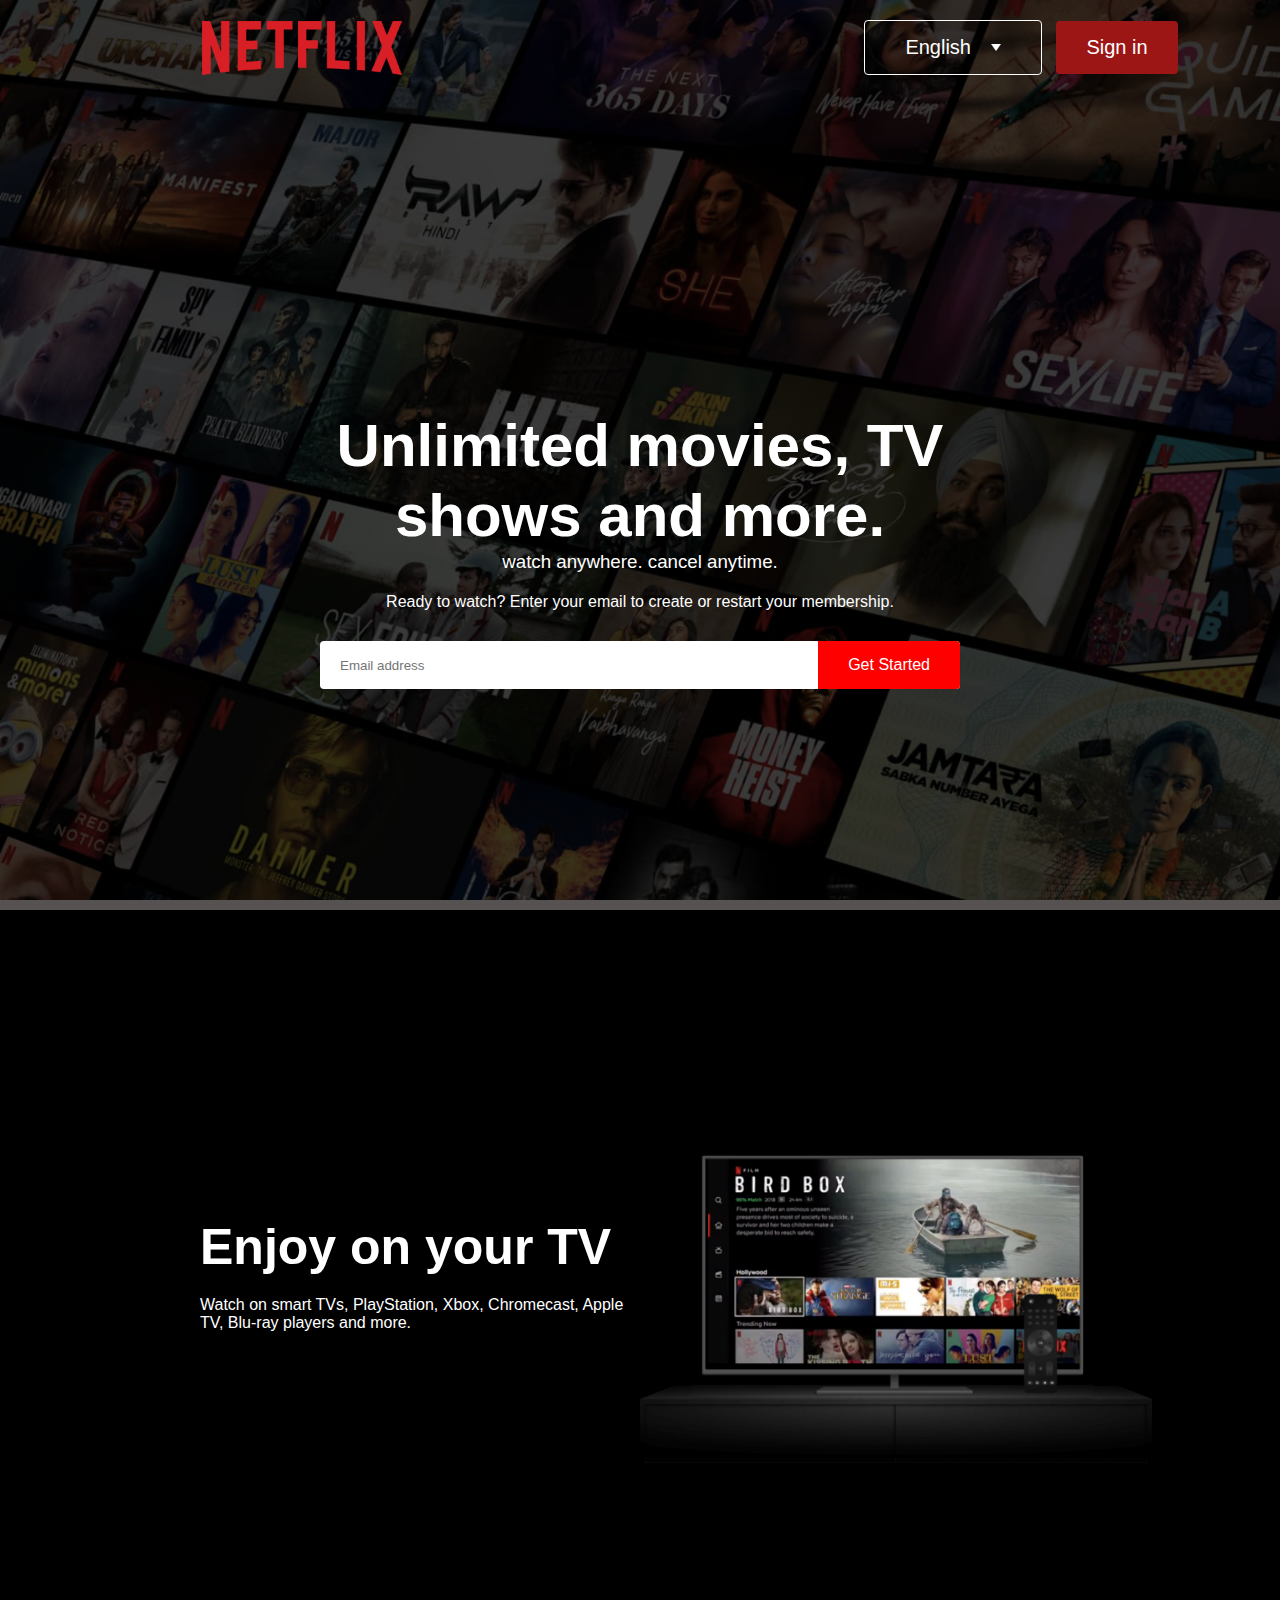
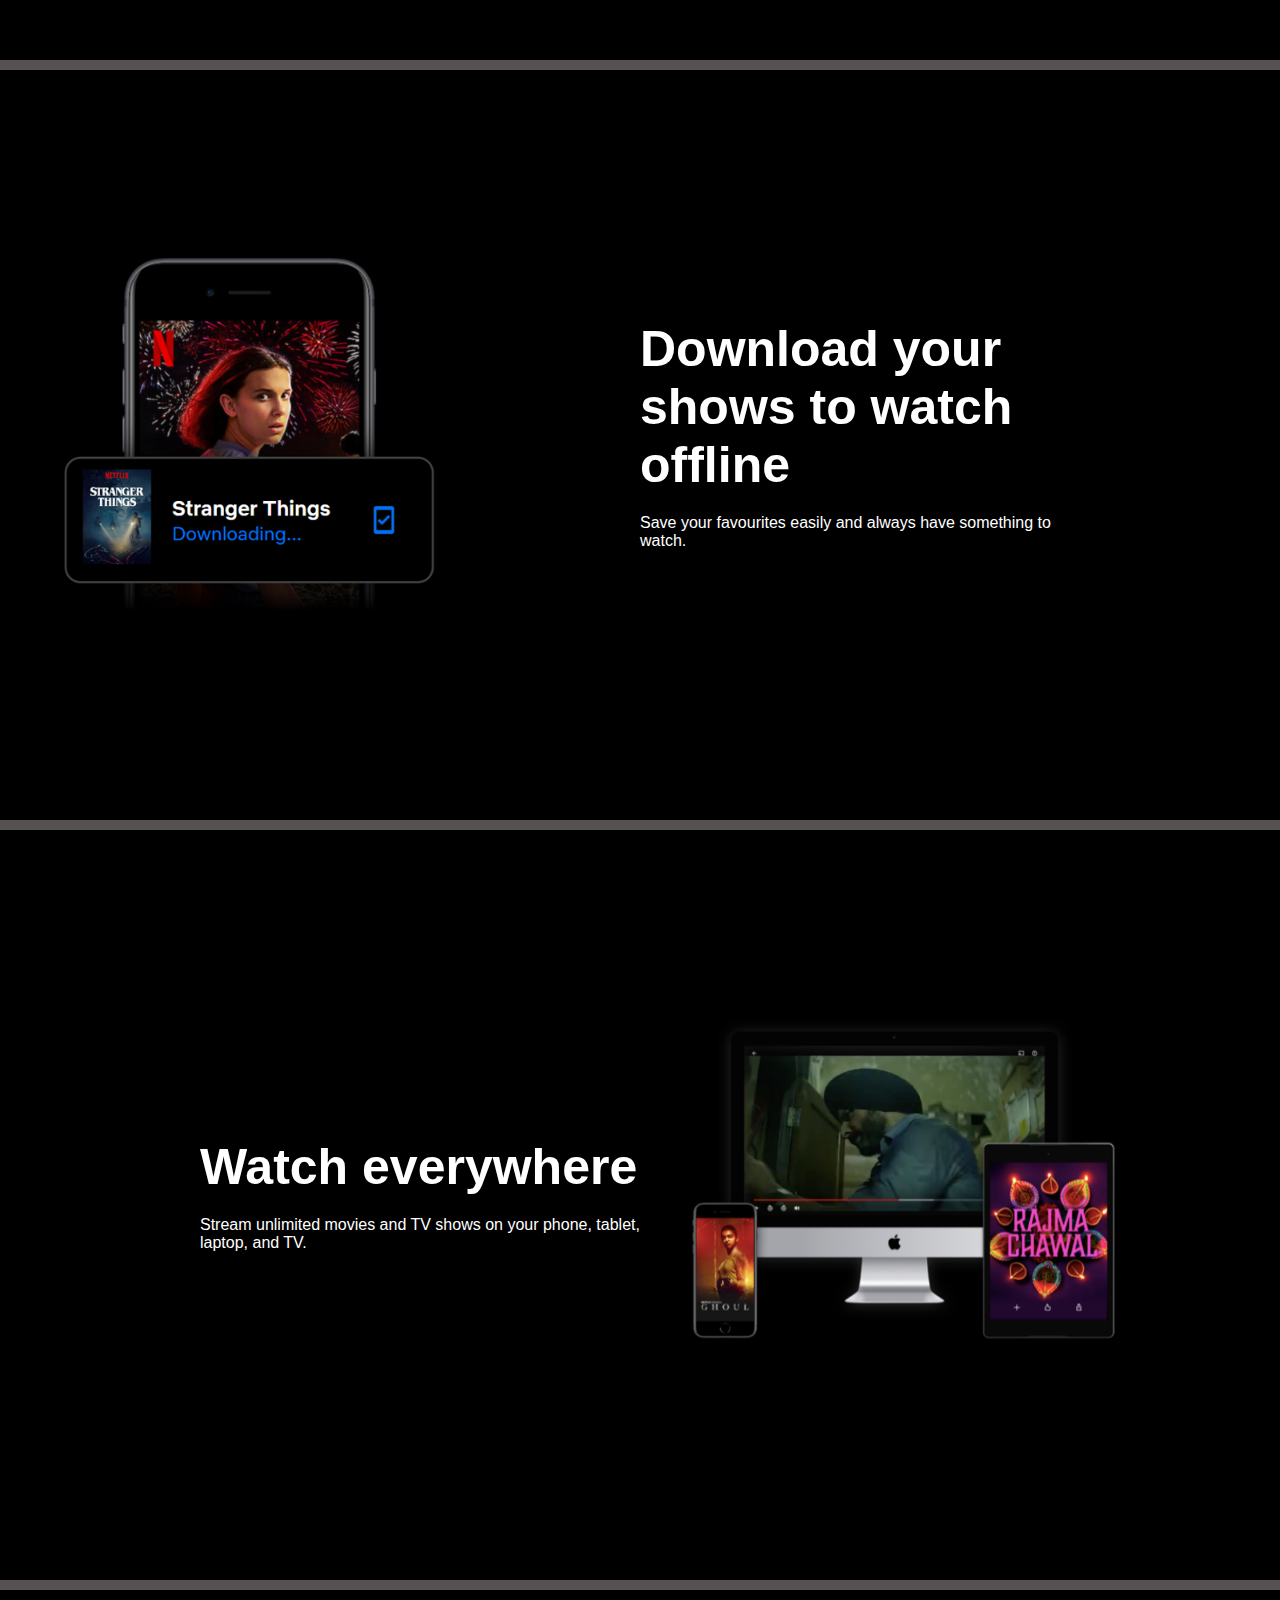
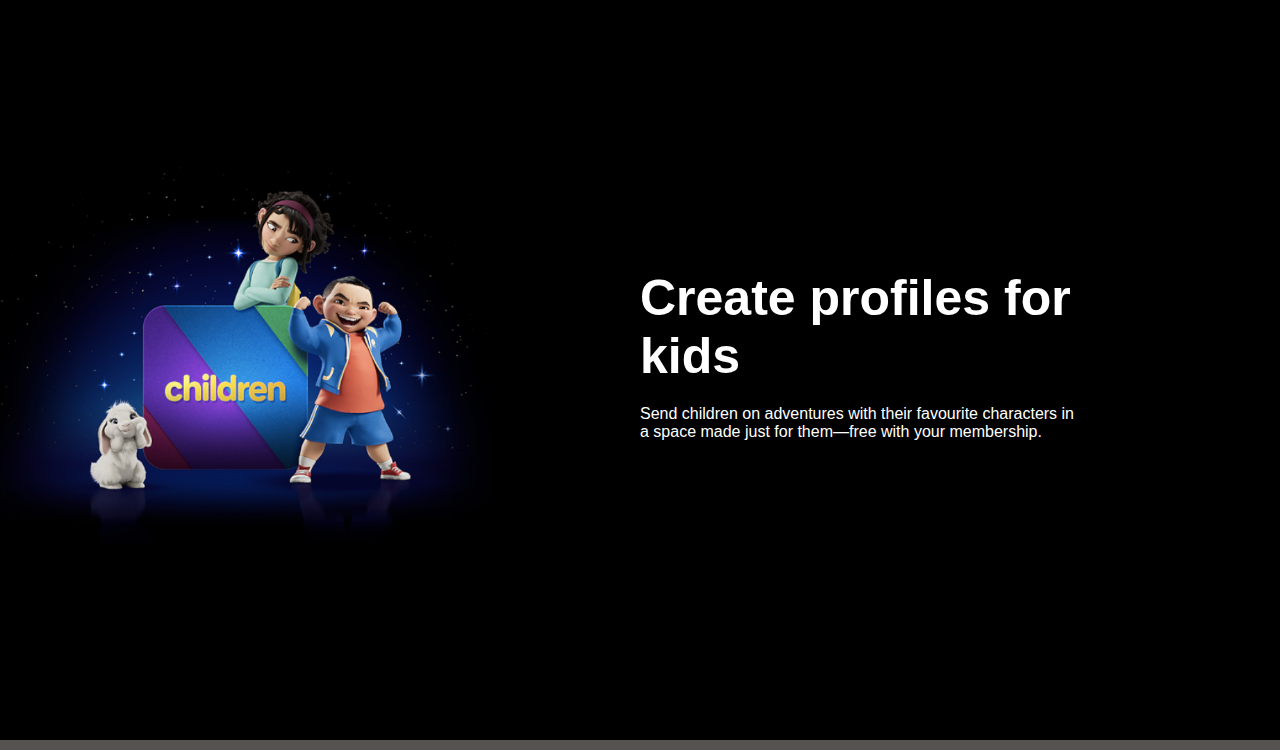
<file: index.html>
<!DOCTYPE html>
<html lang="en">
<head>
    <meta charset="UTF-8">
    <meta name="viewport" content="width=device-width, initial-scale=1.0">
    <link rel="stylesheet" href="style.css">
    <link rel="icon" href="iconNetflix.png">
    <title>Netflix - Watch TV Shows Online, Watch Movies Online</title>
</head>
<body>
    <div class="header">
        <nav>
            <img src="./assests/logo.png" class="logo" alt="">
            <div>
                <button class="language-btn">English <img src="./assests/down-icon.png" alt=""></button>
                <button onclick="fun1()">Sign in</button>
            </div>
        </nav>
        <div class="content">
            <h1>Unlimited movies, TV shows and more.</h1>
            <h3>watch anywhere. cancel anytime.</h3>
            <p>Ready to watch? Enter your email to create or restart your membership.</p>
            <form class="email-signup">
                <input type="email" placeholder="Email address" required>
                <button type="submit" onclick="fun()">Get Started</button>
            </form>
        </div>
    </div>
    <!-- <div class="tv1"> -->
        <div class="tv2-content">
            <div class="text1">
                <h2 class="h21">Enjoy on your TV</h2>
                <p class="p1">Watch on smart TVs, PlayStation, Xbox, Chromecast, Apple TV, Blu-ray players and more.</p>
            </div>
            <div class="img1">
                <!-- <div class="image-container">
                    <img src="./assests/movie1.webp" alt="Image 1">
                    <img src="./assests/movie2.jpg" alt="Image 2">
                    <img src="./assests/movie3.jpg" alt="Image 3">
                </div> -->
                <img src="./assests/feature-1.png" alt="" class="i1">
            </div>
        </div>
        <div class="tv2-content">
            <div class="img1">
                <img src="./assests/feature-2.png" alt="" class="i2" >
            </div>
            <div class="text1">
                <h2 class="h22">Download your shows to watch offline</h2>
                <p class="p2">Save your favourites easily and always have something to watch.</p>
            </div>
           
        </div>
        <div class="tv2-content">
            <div class="text1">
                <h2 class="h21">Watch everywhere</h2>
                <p class="p1">Stream unlimited movies and TV shows on your phone, tablet, laptop, and TV.</p>
            </div>
            <div class="img1">
                <img src="./assests/feature-3.png" class="i1" >
            </div>
        </div>
        <div class="tv2-content">
            <div class="img1">
                <img src="./assests/feature-4.png" alt="" class="i2">
            </div>
            <div class="text1">
                <h2 class="h22">Create profiles for kids</h2>
                <p class="p2">Send children on adventures with their favourite characters in a space made just for them—free with your membership.</p>
            </div>
            
        </div>
    <!-- </div> -->
    <div class="ques"></div>
    <script>
        function fun() {
            window.open("./fee project/index.html",'_self');
        }
        function fun1() {
            window.open("signup.html",'_self');
        }
    </script>
</body>
</html>
</file>
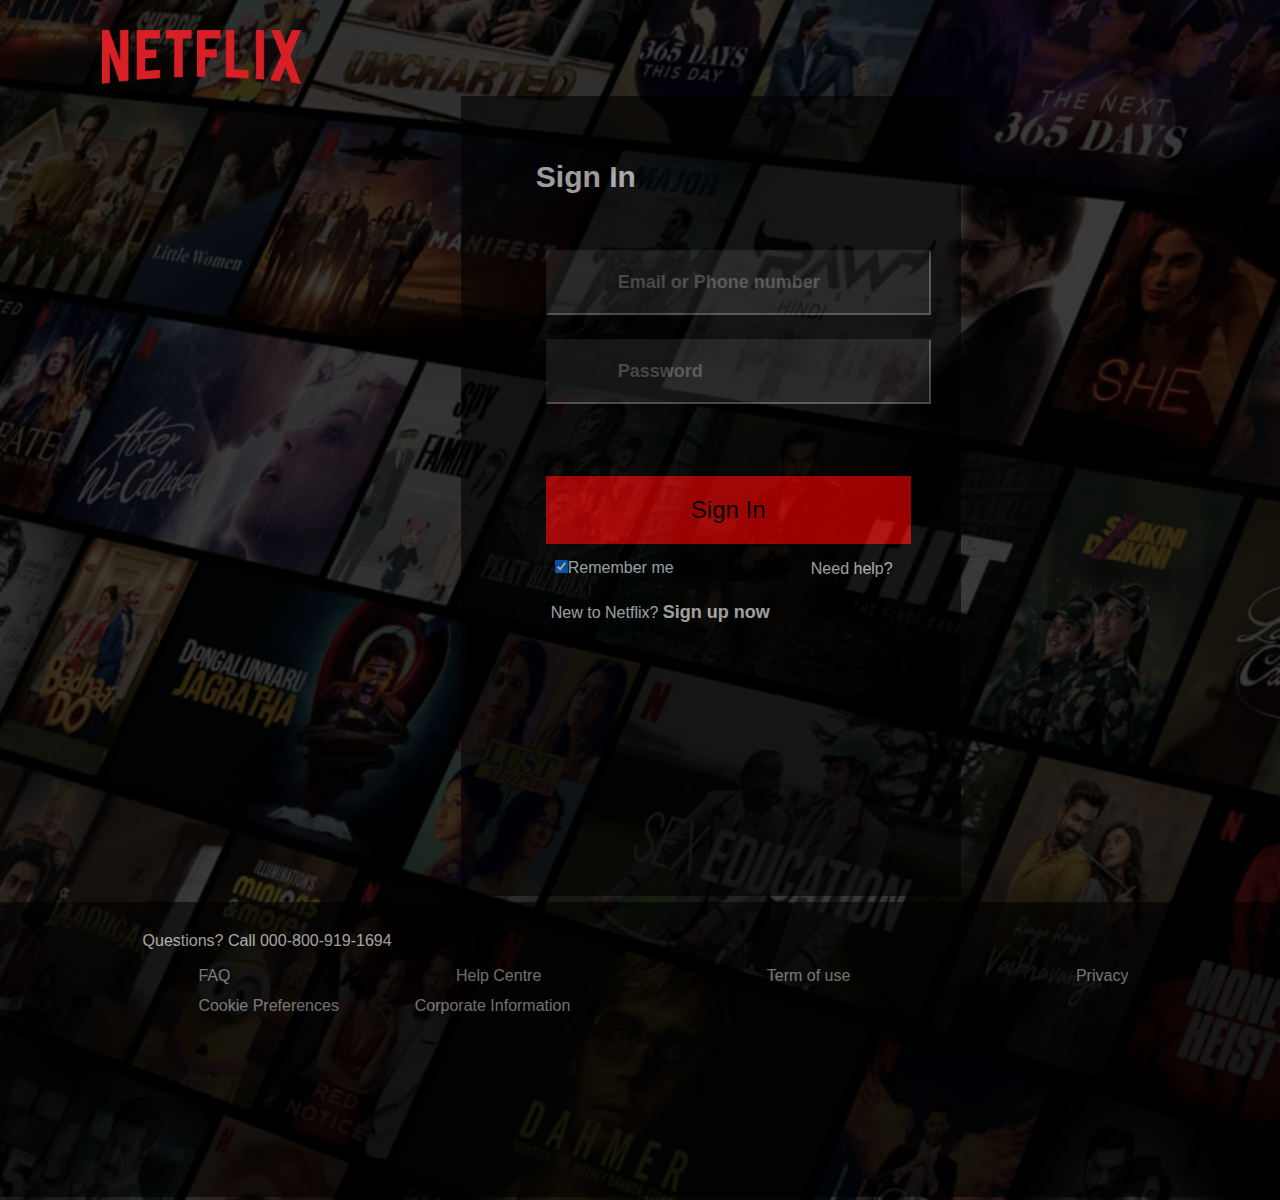
<file: signup.html>
<!DOCTYPE html>
<html lang="en">
<head>
    <meta charset="UTF-8">
    <meta name="viewport" content="width=device-width, initial-scale=1.0">
    <link rel="stylesheet" href="signup.css">
    <link rel="icon" href="iconNetflix.png">
    <title>Netflix - Watch TV Shows Online, Watch Movies Online</title>
</head>
<body>
    <div class="header">
        <nav>
            <img src="./assests/logo.png" class="logo" alt="">
            
        </nav>
        
        <div class="d1">
            <h2>Sign In</h2>
                <input type="email" placeholder="Email or Phone number" required id="emm">
                <input type="password" placeholder="Password" id="pass" required >
            
            <button type="submit" class="btn1" onclick="fun()">Sign In</button>
            <label class="container">
                <input type="checkbox" checked="checked">Remember me
                <span class="checkmark"></span>
              </label>
              <p class="p1">Need help?</p>
              <p class="p2" >New to Netflix? <a href="signup1.html" id="a1" target="_blank" style="font-weight: 700; font-size: large;">Sign up now</a></p>
            
        </div> 
        <div class="footer">
            <p class="p3">Questions? Call 000-800-919-1694</p>
            <div class="d2">
                <p class="p4">FAQ</p>
                <p class="p4">Help Centre</p>
                <p class="p4">Term of use</p>
                <p class="p4">Privacy</p>
            </div>
            <div class="d3">
                <p class="p4">Cookie Preferences</p>
                <p class="p4">Corporate Information</p>
            </div>
        </div>
    </div>
    <script>
        function fun() {
            window.open("./fee project/index.html ",'_self');
        }
    </script>
</body>
</html>
</file>
<file: style.css>
*{
    margin: 0;
    padding: 0;
    font-family: 'poppins',sans-serif;
    box-sizing: border-box;
}
body{
    background-color:rgb(86, 82, 82);
    color: white;
    /* overflow-x: hidden; */
}
.header{
    width: 100%;
    height: 100vh;
    background-image:linear-gradient(rgba(0,0,0,0.7),rgba(0,0,0,0.7)),url(./assests/header-image.png) ;
    background-size: cover;
    background-position: center;
    padding: 10px 8%;
    position: relative;
}
nav{
    display: flex;
    align-items: center;
    justify-content: space-between;
    padding: 10px 0;
    /* border: 2px solid red; */
    width: 100%;
}
.logo{
    width: 200px;
    cursor: pointer;
    /* transform: translate(-70%,10%); */
    position: relative;
    left: 100px;
}
nav button{
    border: 0;
    outline: 0;
    background: rgb(156, 22, 22);
    color: white;
    padding: 15px 30px;
    font-size: 20px;
    border-radius: 4px;
    margin-left: 10px;
    cursor: pointer;
    gap: 10px;
    /* margin-left: 10px; */
}
.language-btn{
    display: inline-flex;
    align-items: center;
    background: transparent;
    border: 1px solid white;
    padding: 15px 40px;
}
.language-btn img{
    width: 10px;
    margin-left: 10px;
}
.content{
    position: absolute;
    top: 50%;
    left: 50%;
    transform: translate(-50%,-50%);
    text-align: center;
    margin-top: 100px;
}
.content h1{
    font-size: 60px;
    line-height: 70px;
    font-weight: 600;
    max-width: 650px;
}
.content h3{
    font-weight: 400;
    margin-bottom: 20px;
}
.email-signup{
    background: #fff;
    border-radius: 4px;
    display: flex;
    align-items: center;
    margin-top: 30px;
    overflow: hidden;
}
.email-signup input{
    flex: 1;
    border: 0;
    outline: 0;
    margin-left: 20px;
    /* background-color: black; */

}
.email-signup button{
    background: red;
    border: 0;
    outline: 0;
    color: white;
    font-size: 16px;
    cursor: pointer;
    padding: 15px 30px;
    
}
.tv1{
    padding: 50px 12%;
    font-size: 22px;
    /* width: 130%; */
    /* overflow-x: hidden; */
}
.tv1-content{
    display: flex;
    width: 100%;
    align-items: center;
    flex-wrap: wrap;
    padding: 50px 0;
    /* margin-bottom: 10px ; */
    /* background-color: black; */
}
.text1{
    flex-basis: 50%;
    margin-bottom: 20px;
}
.img1{
    flex-basis: 50%;
    margin-bottom: 20px;
}
.img1 img{
    display: inline;
    width: 80%;
    margin: auto;
}
.text1 h2{
    font-size: 50px;
    font-weight: 600;
    margin-bottom: 20px;
}
.tv2-content{
    height: 750px;
    background-color: black;
    display: flex;
    /* flex-direction: column; */
    align-items: center;
    justify-content: space-evenly;
    /* justify-items: end; */
    margin-top: 10px;
    margin-bottom: 10px;
}
/* .text1{ */
    /* position: relative; */
    /* left: 100px; */
    /* flex: 1; */
    /* display: inline;
    align-items: end; */

/* } */
/* .image-container{
    border: 2px solid red;
    height: 300px;
    width: 400px;
    /* margin-top: 100px; */
    /* position: relative;
    top: 100px;

} */ 
/* .image-container img {
    width: 22%;
    
    height: 33%;
    position: absolute;
    /* top: 10px; */
    /* left: 10px; */
    /* z-index: 1; */
    /* opacity: 0;
    animation: fadeInOut 9s linear infinite;
} */

/* .image-container img:nth-child(1) {
    animation-delay: 0s;
}

.image-container img:nth-child(2) {
    animation-delay: 3s;
}

.image-container img:nth-child(3) {
    animation-delay: 6s;
}

@keyframes fadeInOut {
    0%, 100% {
        opacity: 0;
    }
    25%, 75% {
        opacity: 1;
    }
}  */
.h21{
    margin-left: 200px;
}
.p1{
    margin-left: 200px;
}
.h22{
    margin-right: 200px;
}
.p2{
    margin-right: 200px;
}
.i1 {
    margin-right: 100px;
}
.i2 {
    margin-left: 100px;
}
form a{
    text-decoration: none;
    color: #fff;
}
.asign{
    text-decoration: none;
    color: white;
}
</file>
<file: signup.css>
*{
    margin: 0;
    padding: 0;
    font-family: 'poppins',sans-serif;
    box-sizing: border-box;
    overflow-x: hidden;
}
.header{
    width: 100%;
    height: 1200px;
    background-image:linear-gradient(rgba(0,0,0,0.7),rgba(0,0,0,0.7)),url(./assests/header-image.png) ;
    background-size: cover;
    /* background-position: center; */
    padding: 10px 8%;
    position: relative;
}
.logo{
    width: 200px;
    cursor: pointer;
    padding-top: 20px;
    /* transform: translate(-70%,10%); */
    position: relative;
    left: -1px;
}
.d1{
    height: 800px;
    width: 500px;
    position: absolute;
    top: 8%;
    left: 36%;
    background-color: black;
    opacity: 0.6;
}
.d1 h2{
    font-size: 30px;
    color: white;
    position: relative;
    top: 8%;
    left: 15%;
    
    /* background-color: black; */
}
.asign1{
  text-decoration: none;
  color: white;
}
form{
    /* display: block; */
    position: relative;
}
/* .email-signin input{
    padding: 10px 30px;
    position: relative;
    top: 150px;
    left: 110px;
} */
#emm{
    position: relative;
    top: 15%;
    left: 17%;
    padding: 20px 70px;
    font-size: large;
    background-color: rgb(36, 35, 35);
    color: azure;
    font-size: large;
    font-weight: 600;

}
#pass{
    position: relative;
    top: 18%;
    left: 17%;
    padding: 20px 70px;
    font-size: large;
    background-color: rgb(36, 35, 35);
    color: azure;
    font-size: large;
    font-weight: 600;
}
/* .email-signin input[type=password]{
    position: relative;
    top: 10%;
} */
/* #pass input:not(:focus)::placeholder {
    opacity: 1; /* Make the placeholder fully visible */
/* }  */
.btn1{
    position: relative;
    top: 27%;
    left: 17%;
    padding: 20px 145px;
    font-size: x-large;
    border: 0;
    outline: 0;
    background-color: red;
    cursor: pointer;
    
}
.container{
    display: block;
    position: relative;
    top: 29%;
    left: 16%;
    color: azure;
    line-height: 1;
    padding-left: 14px;
    /* column-gap: 10px; */
}
.checkmark {
    position: absolute;
    top: 0;
    left: 0;
    height: 20px;
    width: 20px;
    background-color: transparent;
    /* padding-right: 10px; */
  }
  .p1{
    color: white;
    position: relative;
    top: 27%;
    left: 70%;
    cursor: pointer;
  }
  .p2{
    color: white;
    position: relative;
    top: 30%;
    left: 18%;
    /* opacity: 0.5; */
  }
  #a1{
    text-decoration: none;
    color: white;
    
  }
  .p2 a:hover{
    text-decoration: underline;
    
  }
  .p3{
    color: white;
    position: relative;
    top: 10%;
    left: 7%;
  }
  .footer{
    background-color: black;
    height: 25%;
    width: 1900px;
    position: relative;
    right: 130px;
    top: 69%;
    opacity: 0.6;
    padding-left: 40px;
  }
  .d2{
    /* background-color: red; */
    position: relative;
    top: 16%;
    left: 10%;
    display: flex;
    justify-content: space-between;
    color: white;
    width: 50%;
    opacity: 0.7;
    cursor: pointer;
  }
  .d3{
    /* background-color: green; */
    position: relative;
    top: 20%;
    left: 10%;
    display: flex;
    justify-content: space-between;
    width: 20%;
    color: white;
    opacity: 0.7;
    cursor: pointer;
  }
  .p4:hover{
    text-decoration: underline;
  }
</file>
